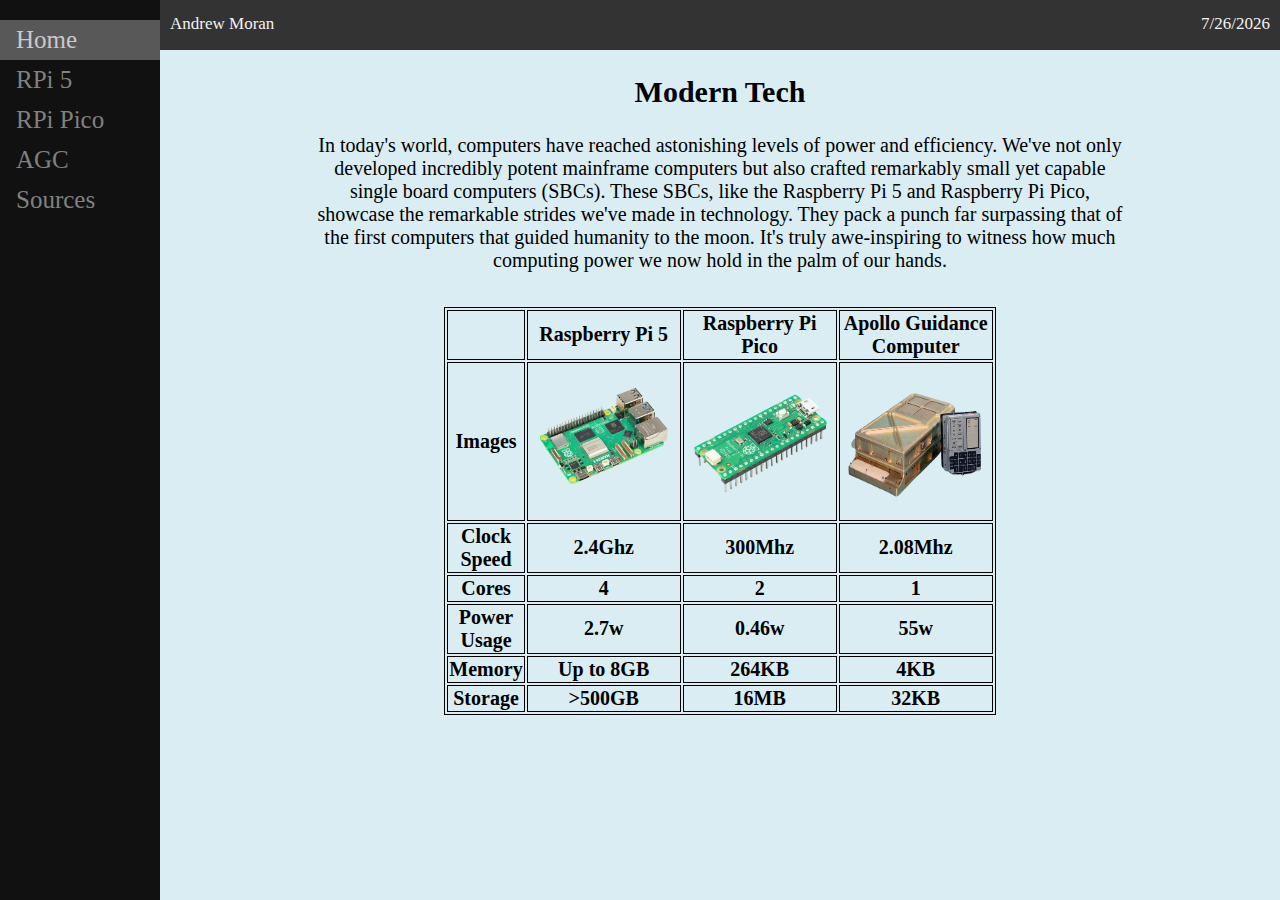
<file: index.html>
<!DOCTYPE html>
<!--Andrew Moran 6/5/24-6/13/24-->
<!--https://docs.google.com/document/d/14nM0X0zZtYGaOyiKVitFipBTJ8_U5u9lMHZ5tUzxE2E/edit-->
<!--This html is the home of my final project for computer science. It contains some genral info about the raspberry pi 5, raspberry pi pico, and the apollo guidance computer.-->
<html>
    <head>
        <meta charset="UTF-8">
        <title>Final Project Home</title>
        <link rel="stylesheet" href="style.css">
        <link rel="stylesheet" href="sidebar.css">
        <link rel="stylesheet" href="topnav.css">
    </head>
    <body>
        <div class="topnav">
            <a style="float: left; padding-left: 170px">Andrew Moran</a>
            <a id="date"></a>
        </div> 
        <div class="sidenav">
            <a style="background-color: #585858; color: #cacaca;" >Home</a>
            <a href="raspberrypi5.html">RPi 5</a>
            <a href="raspberrypipico.html">RPi Pico</a>
            <a href="agc.html">AGC</a>
            <a href="sources.html">Sources</a>
        </div>
        <div class="main">
            <div class="intro">
                <h2>Modern Tech</h2>
                <p>In today's world, computers have reached astonishing levels of power and efficiency. We've not only developed incredibly potent mainframe computers but also crafted remarkably small yet capable single board computers (SBCs). These SBCs, like the Raspberry Pi 5 and Raspberry Pi Pico, showcase the remarkable strides we've made in technology. They pack a punch far surpassing that of the first computers that guided humanity to the moon. It's truly awe-inspiring to witness how much computing power we now hold in the palm of our hands.</p>
            </div>
            <div style="padding-top: 15px;" class="center">
                <table>
                    <tr>
                        <th></th>
                        <th>Raspberry Pi 5</th>
                        <th>Raspberry Pi Pico</th>
                        <th>Apollo Guidance Computer</th>
                    </tr>
                    <tr>
                        <th>Images</th>
                        <th><a href="https://sunhokey.cn/products/new-product-raspberry-pi-5-4gb-8gb-ram-2-4ghz-quad-core-64-bit-mini-pc-raspberry-pi-5-development-board"><img src="/Images/raspberrypi5.png" alt="Raspberry Pi 5 Image" width="150" height="150"></a></th>
                        <th><a href="https://www.waveshare.com/raspberry-pi-pico-h.htm"><img src="/Images/raspberrypipico.png" alt="Raspberry Pi Pico Image" width="150" height="150"></a></th>
                        <th><a href="https://en.wikipedia.org/wiki/Apollo_Guidance_Computer"><img src="/Images/agc.png" alt="Apollo Guidence Computer Image" width="150" height="150"></a></th>
                    </tr>
                    <tr>
                        <th>Clock Speed</th>
                        <th>2.4Ghz</th>
                        <th>300Mhz</th>
                        <th>2.08Mhz</th>
                    </tr>
                    <tr>
                        <th>Cores</th>
                        <th>4</th>
                        <th>2</th>
                        <th>1</th>
                    </tr>
                    <tr>
                        <th>Power Usage</th>
                        <th>2.7w</th>
                        <th>0.46w</th>
                        <th>55w</th>
                    </tr>
                    <tr>
                        <th>Memory</th>
                        <th>Up to 8GB</th>
                        <th>264KB</th>
                        <th>4KB</th>
                    </tr>
                    <tr>
                        <th>Storage</th>
                        <th>>500GB</th>
                        <th>16MB</th>
                        <th>32KB</th>
                    </tr>
                </table>
            </div>
        </div>
        <!--Date script-->
        <script>
            // Create a new `Date` object
            const now = new Date();
            // Update live date in topnav 
            document.getElementById("date").innerHTML = now.toLocaleDateString();
        </script>
    </body>
</html>
</file>
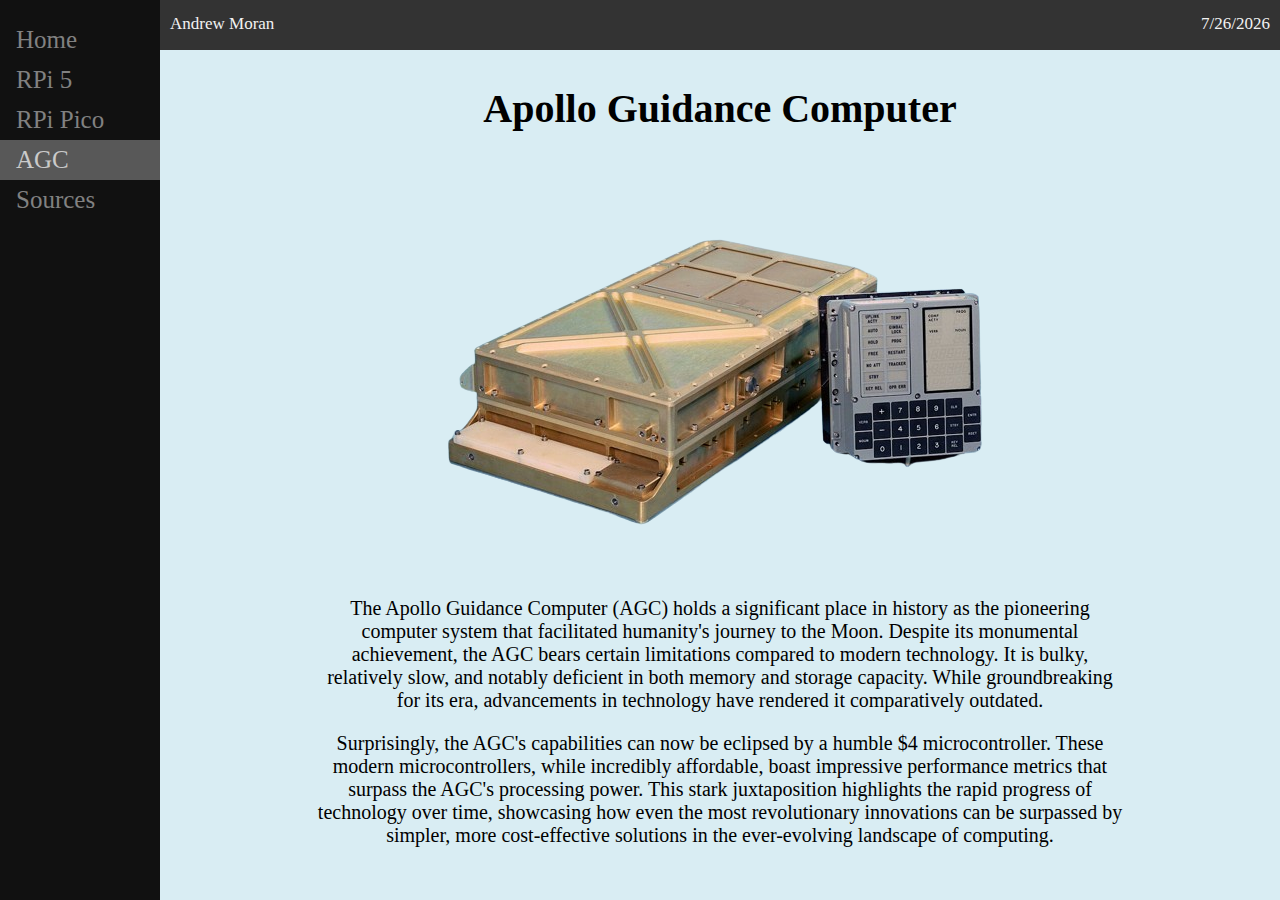
<file: agc.html>
<!DOCTYPE html>
<!--Andrew Moran 6/5/24-6/13/24-->
<!--This page is also full of information on the apollo guidance computer.-->
<html>
    <head>
        <meta charset="UTF-8">
        <meta name="viewport" content="width=device-width, initial-scale=1.0">
        <title>Apollo Guidance Computer</title>
        <link rel="stylesheet" href="style.css">
        <link rel="stylesheet" href="sidebar.css">
        <link rel="stylesheet" href="topnav.css">
    </head>
    <body>
        <div class="topnav">
            <a style="float: left; padding-left: 170px">Andrew Moran</a>
            <a id="date"></a>
        </div> 
        <div class="sidenav">
            <a href="index.html">Home</a>
            <a href="raspberrypi5.html">RPi 5</a>
            <a href="raspberrypipico.html">RPi Pico</a>
            <a style="background-color: #585858; color: #cacaca;" >AGC</a>
            <a href="sources.html">Sources</a>
        </div>
        <div class="main">
            <div class="center">
                <h1>Apollo Guidance Computer</h1>
                <a href="https://en.wikipedia.org/wiki/Apollo_Guidance_Computer"><img src="/Images/agc.png" alt="Apollo Guidence Computer"></a>
            </div>
            <div class="intro">
                <p>The Apollo Guidance Computer (AGC) holds a significant place in history as the pioneering computer system that facilitated humanity's journey to the Moon. Despite its monumental achievement, the AGC bears certain limitations compared to modern technology. It is bulky, relatively slow, and notably deficient in both memory and storage capacity. While groundbreaking for its era, advancements in technology have rendered it comparatively outdated.</p>
                <p>Surprisingly, the AGC's capabilities can now be eclipsed by a humble $4 microcontroller. These modern microcontrollers, while incredibly affordable, boast impressive performance metrics that surpass the AGC's processing power. This stark juxtaposition highlights the rapid progress of technology over time, showcasing how even the most revolutionary innovations can be surpassed by simpler, more cost-effective solutions in the ever-evolving landscape of computing.</p>
            </div>
        </div>
        <!--Date script-->
        <script>
            // Create a new `Date` object
            const now = new Date();
            // Update live date in topnav 
            document.getElementById("date").innerHTML = now.toLocaleDateString();
        </script>
    </body>
</html>
</file>
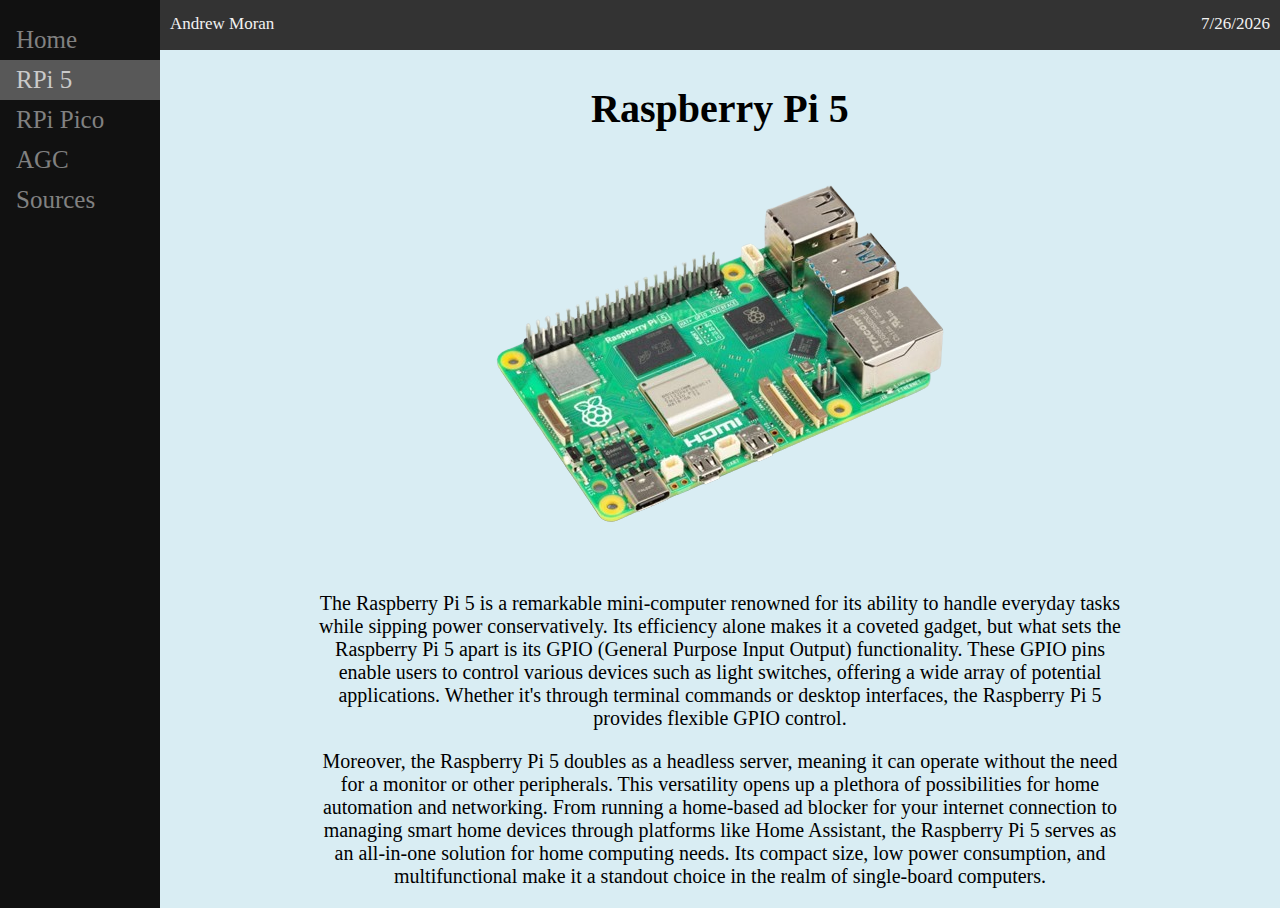
<file: raspberrypi5.html>
<!DOCTYPE html>
<!--Andrew Moran 6/5/24-6/13/24-->
<!--This is the page for all of the information on the raspberry pi 5.-->
<html>
    <head>
        <meta charset="UTF-8">
        <meta name="viewport" content="width=device-width, initial-scale=1.0">
        <title>Raspberry Pi 5</title>
        <link rel="stylesheet" href="style.css">
        <link rel="stylesheet" href="sidebar.css">
        <link rel="stylesheet" href="topnav.css">
    </head>
    <body>
        <div class="topnav">
            <a style="float: left; padding-left: 170px">Andrew Moran</a>
            <a id="date"></a>
        </div> 
        <div class="sidenav">
            <a href="index.html">Home</a>
            <a style="background-color: #585858; color: #cacaca;">RPi 5</a>
            <a href="raspberrypipico.html">RPi Pico</a>
            <a href="agc.html">AGC</a>
            <a href="sources.html">Sources</a>
        </div>
        <div class="main">
            <div class="center">
                <h1>Raspberry Pi 5</h1>
                <a href="https://sunhokey.cn/products/new-product-raspberry-pi-5-4gb-8gb-ram-2-4ghz-quad-core-64-bit-mini-pc-raspberry-pi-5-development-board"><img src="/Images/raspberrypi5page.png" alt="Raspberry pi 5"></a>
            </div>
            <div class="intro">
                <p>The Raspberry Pi 5 is a remarkable mini-computer renowned for its ability to handle everyday tasks while sipping power conservatively. Its efficiency alone makes it a coveted gadget, but what sets the Raspberry Pi 5 apart is its GPIO (General Purpose Input Output) functionality. These GPIO pins enable users to control various devices such as light switches, offering a wide array of potential applications. Whether it's through terminal commands or desktop interfaces, the Raspberry Pi 5 provides flexible GPIO control.</p>
                <p>Moreover, the Raspberry Pi 5 doubles as a headless server, meaning it can operate without the need for a monitor or other peripherals. This versatility opens up a plethora of possibilities for home automation and networking. From running a home-based ad blocker for your internet connection to managing smart home devices through platforms like Home Assistant, the Raspberry Pi 5 serves as an all-in-one solution for home computing needs. Its compact size, low power consumption, and multifunctional make it a standout choice in the realm of single-board computers.</p>
            </div>
        </div>
        <!--Date script-->
        <script>
            // Create a new `Date` object
            const now = new Date();
            // Update live date in topnav 
            document.getElementById("date").innerHTML = now.toLocaleDateString();
        </script>
    </body>
</html>
</file>
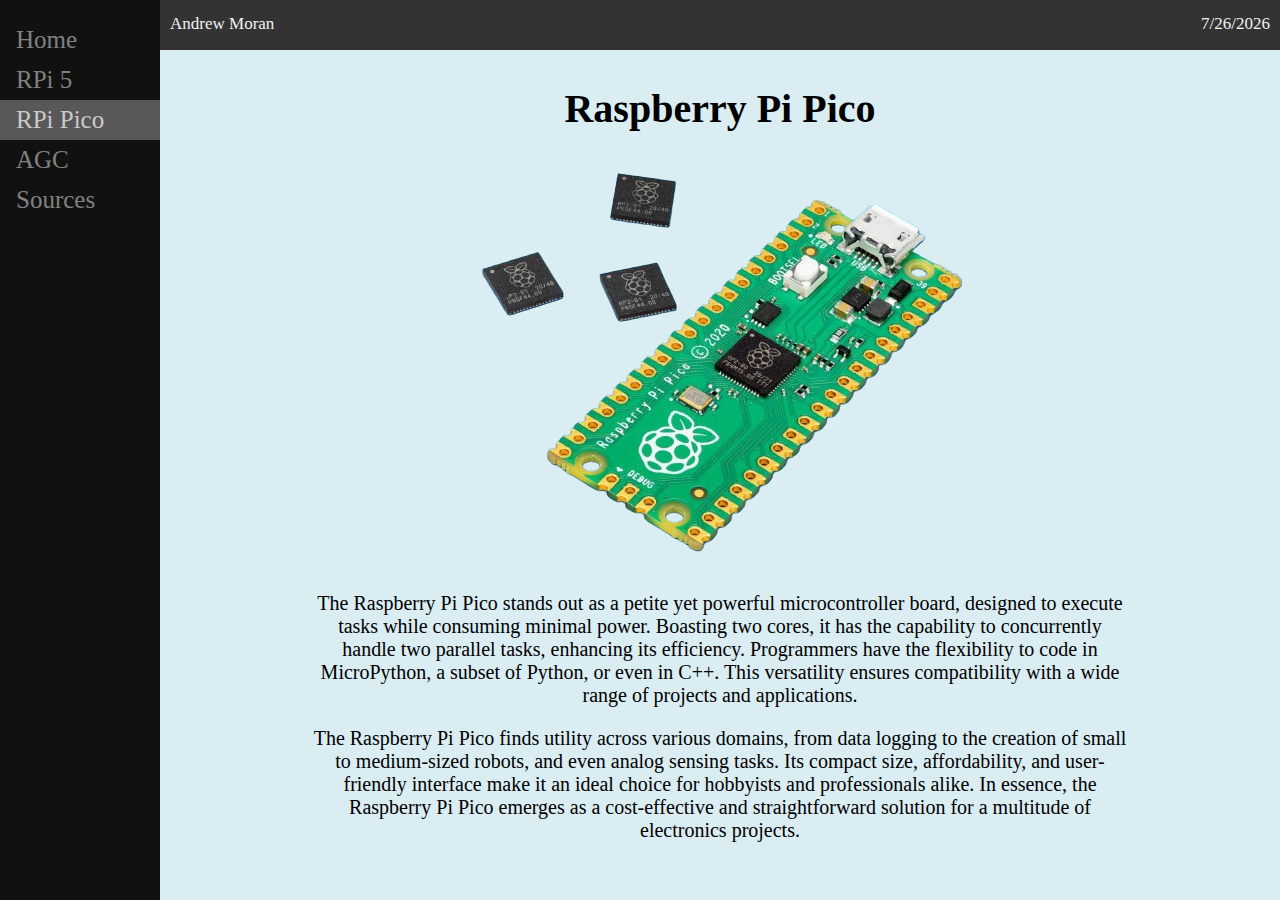
<file: raspberrypipico.html>
<!DOCTYPE html>
<!--Andrew Moran 6/5/24-6/13/24-->
<!--This page is full of information on the raspberry pi pico.-->
<html>
    <head>
        <meta charset="UTF-8">
        <meta name="viewport" content="width=device-width, initial-scale=1.0">
        <title>Raspberry Pi Pico</title>
        <link rel="stylesheet" href="style.css">
        <link rel="stylesheet" href="sidebar.css">
        <link rel="stylesheet" href="topnav.css">
    </head>
    <body>
        <div class="topnav">
            <a style="float: left; padding-left: 170px">Andrew Moran</a>
            <a id="date"></a>
        </div> 
        <div class="sidenav">
            <a href="index.html">Home</a>
            <a href="raspberrypi5.html">RPi 5</a>
            <a style="background-color: #585858; color: #cacaca;">RPi Pico</a>
            <a href="agc.html">AGC</a>
            <a href="sources.html">Sources</a>
        </div>
        <div class="main">
            <div class="center">
                <h1>Raspberry Pi Pico</h1>
                <a href="https://www.raspberrypi.com/products/raspberry-pi-pico/"><img src="/Images/raspberrypipicopage.png" alt="Raspberry Pi Pico"></a>
            </div>
            <div class="intro">
            <p>The Raspberry Pi Pico stands out as a petite yet powerful microcontroller board, designed to execute tasks while consuming minimal power. Boasting two cores, it has the capability to concurrently handle two parallel tasks, enhancing its efficiency. Programmers have the flexibility to code in MicroPython, a subset of Python, or even in C++. This versatility ensures compatibility with a wide range of projects and applications.</p>
            <p>The Raspberry Pi Pico finds utility across various domains, from data logging to the creation of small to medium-sized robots, and even analog sensing tasks. Its compact size, affordability, and user-friendly interface make it an ideal choice for hobbyists and professionals alike. In essence, the Raspberry Pi Pico emerges as a cost-effective and straightforward solution for a multitude of electronics projects.</p>
            </div>
        </div>
        <!--Date script-->
        <script>
            // Create a new `Date` object
            const now = new Date();
            // Update live date in topnav 
            document.getElementById("date").innerHTML = now.toLocaleDateString();
        </script>
    </body>
</html>
</file>
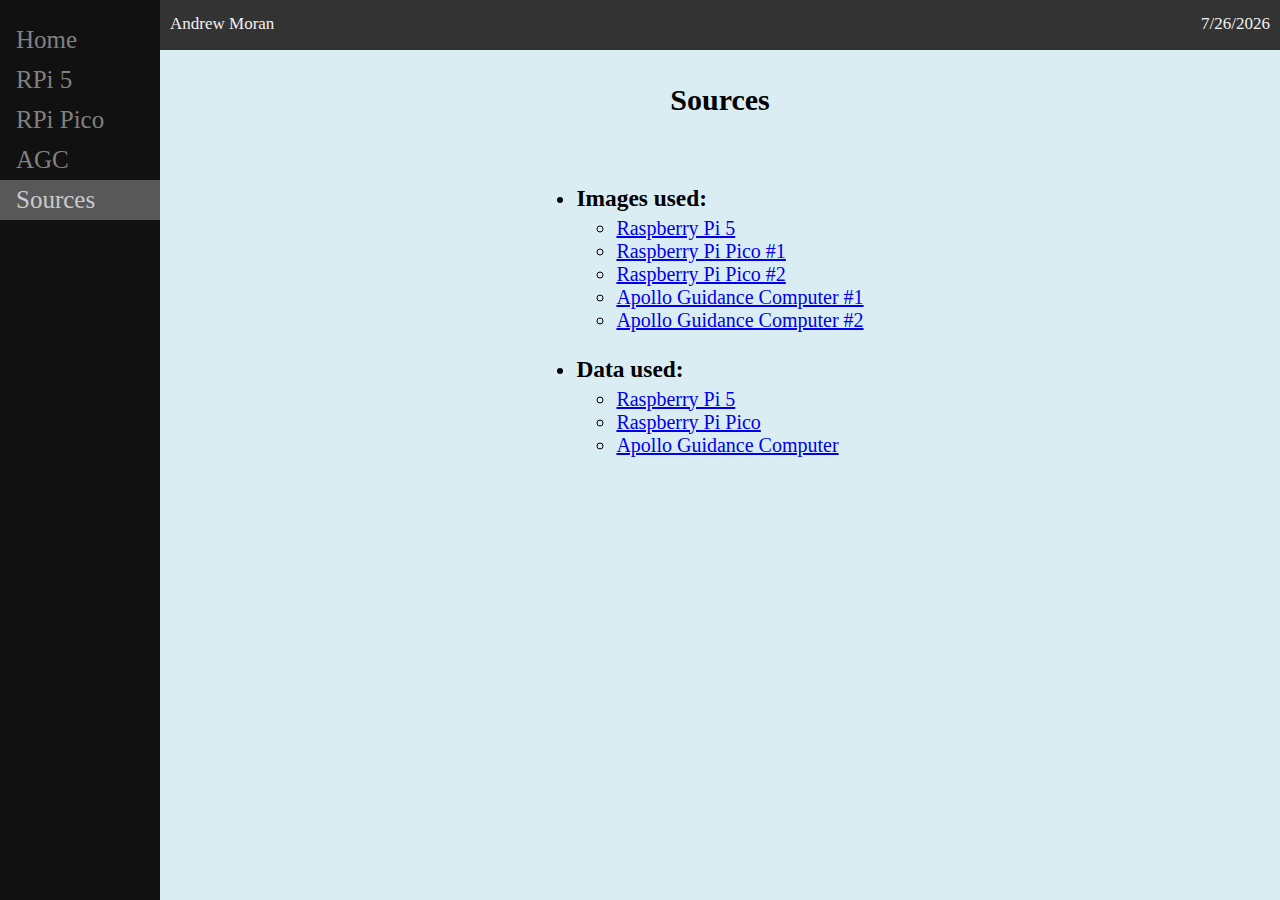
<file: sources.html>
<!DOCTYPE html>
<!--Andrew Moran 6/13/24-->
<!--This page holds the sources I used for this project.-->
<html>
    <head>
        <meta charset="UTF-8">
        <meta name="viewport" content="width=device-width, initial-scale=1.0">
        <title>Apollo Guidance Computer</title>
        <link rel="stylesheet" href="style.css">
        <link rel="stylesheet" href="sidebar.css">
        <link rel="stylesheet" href="topnav.css">
    </head>
    <body>
        <div class="topnav">
            <a style="float: left; padding-left: 170px">Andrew Moran</a>
            <a id="date"></a>
        </div> 
        <div class="sidenav">
            <a href="index.html">Home</a>
            <a href="raspberrypi5.html">RPi 5</a>
            <a href="raspberrypipico.html">RPi Pico</a>
            <a href="agc.html">AGC</a>
            <a style="background-color: #585858; color: #cacaca;">Sources</a>
        </div>
        <div class="main">
            <div class="center">
                <h2>Sources</h2>
                <ul class="myul">
                    <li><h3 style="margin-bottom: 5px;">Images used:</h3><ul>
                        <li><a href="https://sunhokey.cn/products/new-product-raspberry-pi-5-4gb-8gb-ram-2-4ghz-quad-core-64-bit-mini-pc-raspberry-pi-5-development-board">Raspberry Pi 5</a></li>
                        <li><a href="https://www.waveshare.com/raspberry-pi-pico-h.htm">Raspberry Pi Pico #1</a></li>
                        <li><a href="https://www.raspberrypi.com/products/raspberry-pi-pico/">Raspberry Pi Pico #2</a></li>
                        <li><a href="https://en.wikipedia.org/wiki/Apollo_Guidance_Computer">Apollo Guidance Computer #1</a></li>
                        <li><a href="https://en.wikipedia.org/wiki/Apollo_Guidance_Computer">Apollo Guidance Computer #2</a></li>
                    </ul></li>
                    <li><h3 style="margin-bottom: 5px;">Data used:</h3><ul>
                        <li><a href="https://www.raspberrypi.com/products/raspberry-pi-5/">Raspberry Pi 5</a></li>
                        <li><a href="https://www.raspberrypi.com/products/raspberry-pi-pico/">Raspberry Pi Pico</a></li>
                        <li><a href="https://en.wikipedia.org/wiki/Apollo_Guidance_Computer">Apollo Guidance Computer</a></li>
                    </ul></li>
                </ul>
            </div>
        </div>
        <!--Date script-->
        <script>
            // Create a new `Date` object
            const now = new Date();
            // Update live date in topnav 
            document.getElementById("date").innerHTML = now.toLocaleDateString();
        </script>
    </body>
</html>
</file>
<file: style.css>
/*6/13/24*/
/*This is simply the background color*/
html {
    background-color: #add8e677;
    padding-top: 50px;
}
/*This is to center the paragraphs*/
.center {
    margin: auto;
    width: 50%;
    font-size: 20px;
    justify-content: center;
    text-align: center;
    display: grid;
}
/*The intro element to give the paragraphs more space*/
.intro {
    margin: auto;
    width: 75%;
    font-size: 20px;
    justify-content: center;
    text-align: center;
}
/*This is to center the unordered list*/
ul.myul {
    width: 100%;
    display: inline-block;
    text-align: left;
    padding-left: 0px;
}
/*This is the border for the table*/
table, th {
    border: 1px solid black;
}
/*This was the only way to get the table centered that I could find and work*/
table {
    padding-left: auto;
    padding-right: auto;
}
li a {
    float: left;
}
</file>
<file: sidebar.css>
/*6/13/24*/
/*This is the style for the sidebar*/
.sidenav {
    height: 100%;
    width: 160px;
    position: fixed;
    z-index: 1;
    top: 0;
    left: 0;
    background-color: #111;
    overflow-x: hidden;
    padding-top: 20px;
}
/*This is the style for the color and from making the hyperlinks change the color*/
.sidenav a {
    padding: 6px 8px 6px 16px;
    text-decoration: none;
    font-size: 25px;
    color: #818181;
    display: block;
}
/*This changes the text color when the users hovers over the sidebar*/
.sidenav a:hover {
    color: #f1f1f1;
}
/*These are the setting for the main code*/
.main {
    margin-left: 160px;
    padding: 0px 10px;
}
/*These are some extra settings for the sidebar and main code*/
@media screen and (max-height: 450px) {
    .sidenav {padding-top: 15px;}
    .sidenav a {font-size: 18px;}
}
</file>
<file: topnav.css>
/*6/13/24*/
/* Add a black background color to the top navigation */
.topnav {
    background-color: #333;
    overflow: hidden;
    position: fixed;
    z-index: 1;
    top: 0;
    left: 0;
    width: 100%;
    height: 50px;
}
/* Style the links inside the navigation bar */
.topnav a {
    float: right;
    color: #f2f2f2;
    text-align: center;
    padding: 14px 10px;
    text-decoration: none;
    font-size: 17px;
}
</file>
